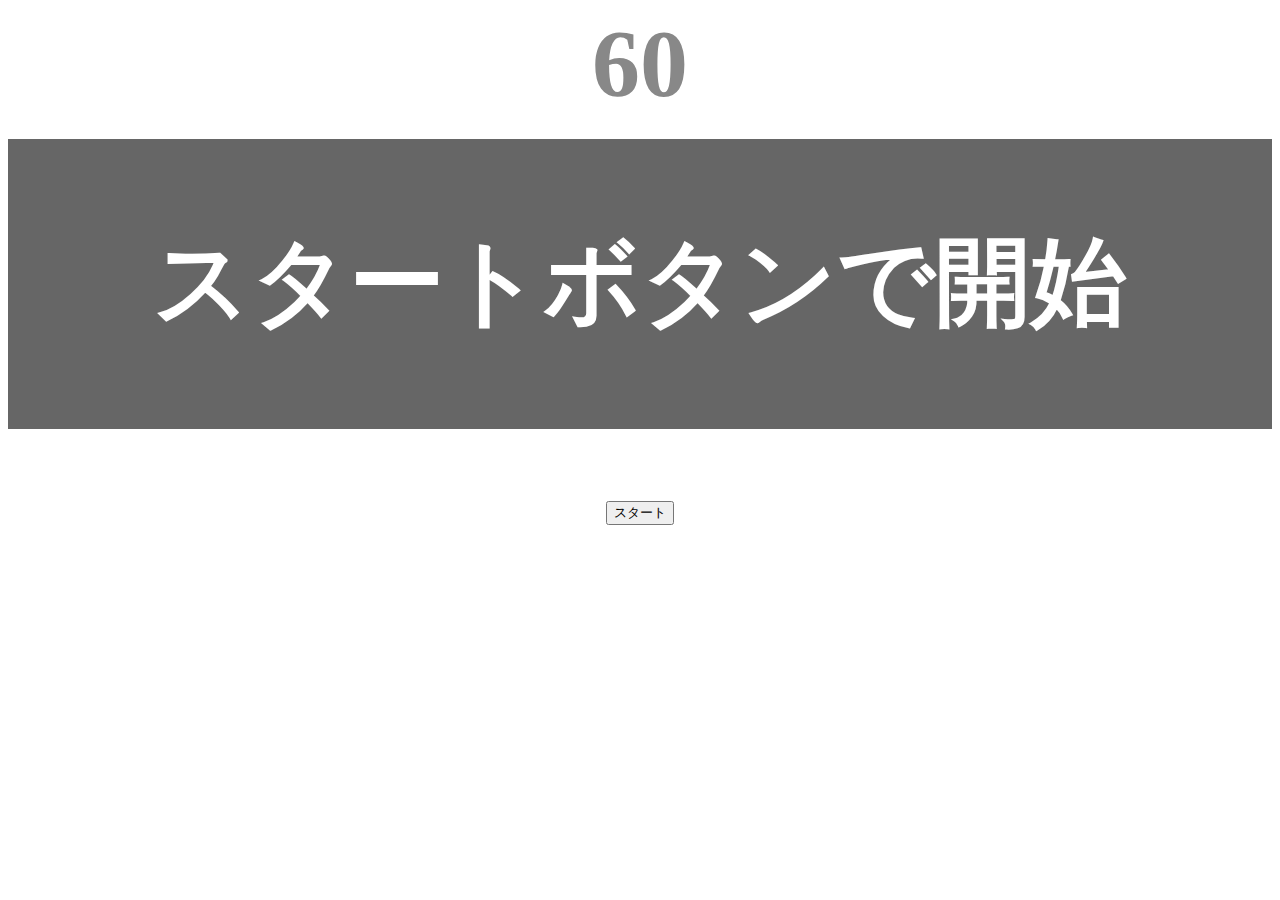
<file: old/index.html>
<!DOCTYPE html>
<html lang="ja">
<head>
  <meta charset="UTF-8">
  <title>タイピングゲーム</title>
  <meta name="viewport" content="width=device-width, initial-scale=1.0">
  <meta name="description" content="【JavaScript応用編】簡易的なタイピングゲームです。">  
  <link rel="stylesheet" href="style.css">
</head>
<body>
  <p id="count" class="count">60</p>
  <div id="wrap" class="wrap">
    <span id="typed" class="typed"></span><span id="untyped"></span>
  </div>
  <button id="start">スタート</button>
  <script type="text/javascript" src="main.js"></script>
</body>
</html>
</file>
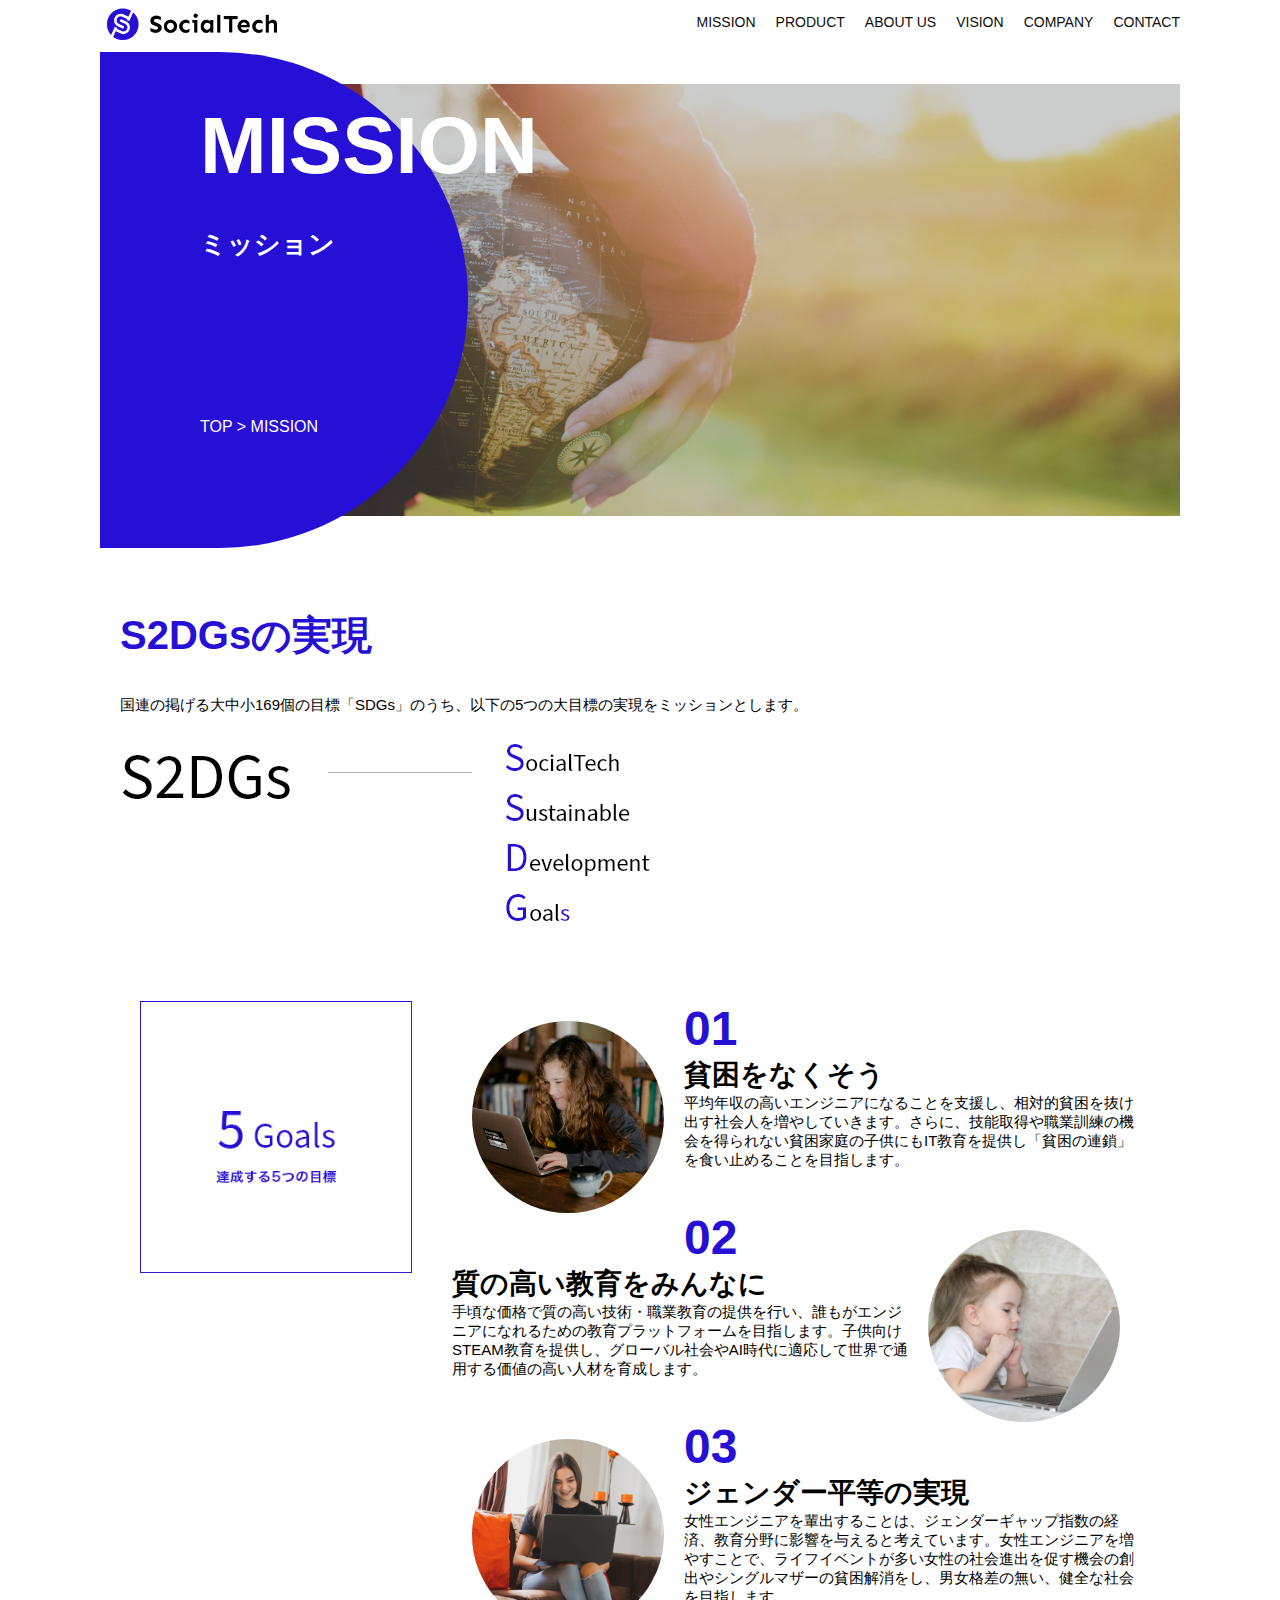
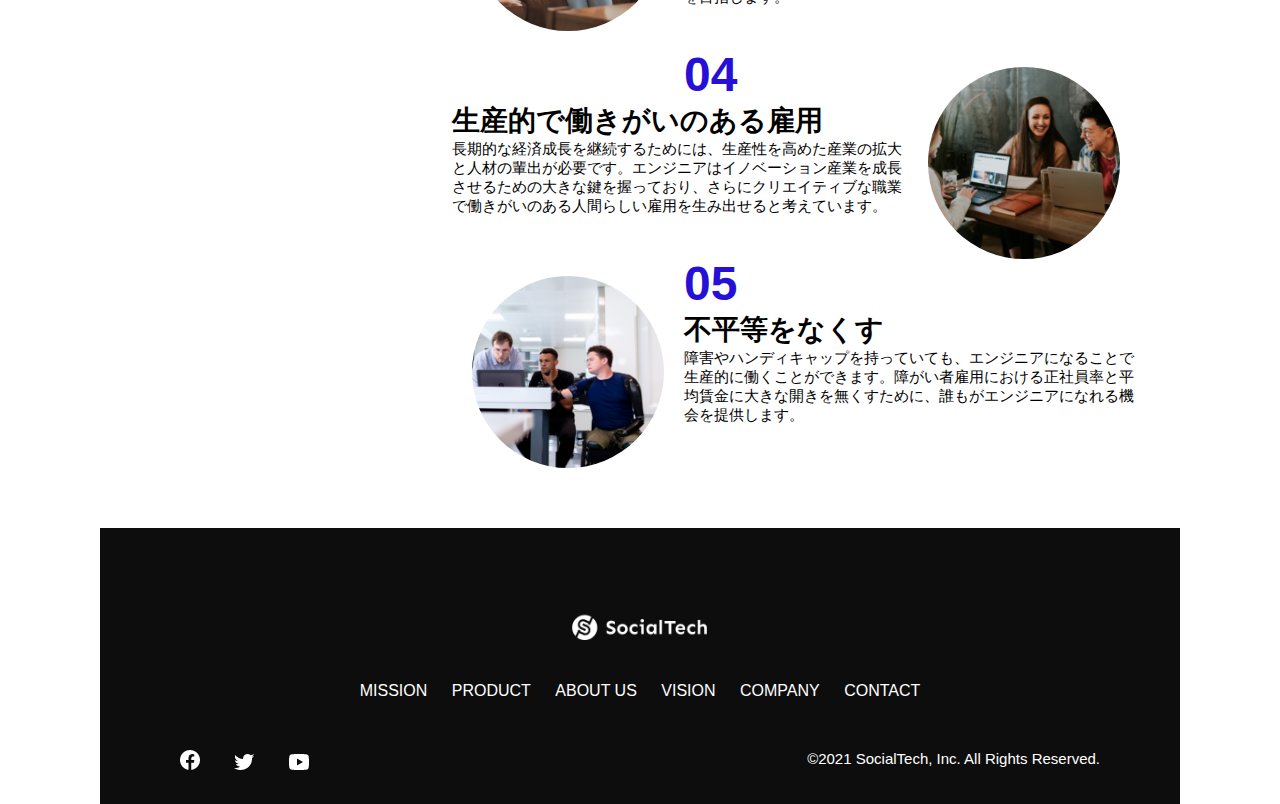
<file: mission.html>
<!DOCTYPE html>
<html>
<head>
  <title>SocialTech - MISSION ミッション</title>
  <meta charset="UTF-8">
  <meta name="description" content="SocialTechが目指す5つの目標（S2DGs）を紹介します">
  <meta name="viewport" content="width=device-width, initial-scale=1.0">
  <link rel="stylesheet" href="style.css">
</head>

<body>

  <header>
    <!-- ロゴ -->
    <a href="index.html" id="logo">
      <img src="images/logo.png" alt="トップページに戻る">
    </a>

    <!-- PC用ナビゲーション -->
    <nav id="nav-pc">
      <ul>
        <li><a href="mission.html">MISSION</a></li>
        <li><a href="product.html">PRODUCT</a></li>
        <li><a href="index.html#aboutus">ABOUT US</a></li>
        <li><a href="index.html#vision">VISION</a></li>
        <li><a href="index.html#company">COMPANY</a></li>
        <li><a href="index.html#contact">CONTACT</a></li>
      </ul>
    </nav>

    <!-- スマホ用メニューボタン -->
    <button id="menu-sp" onclick="document.getElementById('nav-sp').style.display = 'block'">
      <img src="images/button-menu.png" alt="ナビゲーションを開く">
    </button>

    <!-- スマホ用ナビゲーション -->
    <div id="nav-sp">
      <button id="close" onclick="document.getElementById('nav-sp').style.display = 'none'">
        <img src="images/button-close.png" alt="ナビゲーションを閉じる">
      </button>

      <nav>
        <ul>
          <li>
            <a id="logo-sp" href="mission.html" onclick="document.getElementById('nav-sp').style.display = 'none'">MISSION</a>
          </li>
          <li><a id="logo-sp" href="product.html" onclick="document.getElementById('nav-sp').style.display = 'none'">PRODUCT</a></li>
          <li><a id="logo-sp" href="index.html#aboutus" onclick="document.getElementById('nav-sp').style.display = 'none'">ABOUT US</a></li>
          <li><a id="logo-sp" href="index.html#vision" onclick="document.getElementById('nav-sp').style.display = 'none'">VISION</a></li>
          <li><a id="logo-sp" href="index.html#company" onclick="document.getElementById('nav-sp').style.display = 'none'">COMPANY</a></li>
          <li><a id="logo-sp" href="index.html#contact" onclick="document.getElementById('nav-sp').style.display = 'none'">CONTACT</a></li>          
        </ul>
      </nav>
      <div id="sns">
        <a href="https://www.facebook.com/sejuku2013">
          <img src="images/button-facebook.png" alt="Facebookのリンク">
        </a>
        <a href="https://twitter.com/samuraijuku">
          <img src="images/button-twitter.png" alt="Twitterのリンク">
        </a>
        <a href="https://www.youtube.com/channel/UCCFOQO5aDK0xXam4cUQXT8g">
          <img src="images/button-youtube.png" alt="YouTubeのリンク">
        </a>
      </div>
    </div>
  </header>

  <main>
    <article>      
      <section id="mission-main">
        <div class="mission-main-inner">
          <div id="mission-title">
            <h1>MISSION<br><span>ミッション</span></h1>
            <p>TOP > MISSION</p>
          </div>
        </div>
      </section>

      <section id="mission-s2dgs">
        <h2 class="mission-h2">S2DGsの実現</h2>
        <p>国連の掲げる大中小169個の目標「SDGs」のうち、以下の5つの大目標の実現をミッションとします。</p>
        <img src="images/mission/mission-s2dgs.png" alt="S2DGs">
      </section>

      <section id="mission-five-goals">
        <div class="five-goals-image">
          <img src="images/mission/mission-5goals.png" alt="5Goals">
        </div>
        <div class="five-goals-read">
          <div>
            <img class="fivegoals-image-left" src="images/mission/mission-5goals01.png" alt="PCを操作する女の子">
            <span class="fivegoals-number">01</span>
            <h3 class="fivegoals-h3">貧困をなくそう</h3>
            <p class="fivegoals-p">平均年収の高いエンジニアになることを支援し、相対的貧困を抜け出す社会人を増やしていきます。さらに、技能取得や職業訓練の機会を得られない貧困家庭の子供にもIT教育を提供し「貧困の連鎖」を食い止めることを目指します。</p>
          </div>
          <div>
            <img class="fivegoals-image-right" src="images/mission/mission-5goals02.png" alt="PCを見つめる小さい女の子">
            <span class="fivegoals-number">02</span>
            <h3 class="fivegoals-h3">質の高い教育をみんなに</h3>
            <p class="fivegoals-p">手頃な価格で質の高い技術・職業教育の提供を行い、誰もがエンジニアになれるための教育プラットフォームを目指します。子供向けSTEAM教育を提供し、グローバル社会やAI時代に適応して世界で通用する価値の高い人材を育成します。</p>
          </div>
          <div>
            <img class="fivegoals-image-left" src="images/mission/mission-5goals03.png" alt="PCを操作する女性">
            <span class="fivegoals-number">03</span>
            <h3 class="fivegoals-h3">ジェンダー平等の実現</h3>
            <p class="fivegoals-p">女性エンジニアを輩出することは、ジェンダーギャップ指数の経済、教育分野に影響を与えると考えています。女性エンジニアを増やすことで、ライフイベントが多い女性の社会進出を促す機会の創出やシングルマザーの貧困解消をし、男女格差の無い、健全な社会を目指します。</p>
          </div>
          <div>
            <img class="fivegoals-image-right" src="images/mission/mission-5goals04.png" alt="笑顔で話し合う3人の男女">
            <span class="fivegoals-number">04</span>
            <h3 class="fivegoals-h3">生産的で働きがいのある雇用</h3>
            <p class="fivegoals-p">長期的な経済成長を継続するためには、生産性を高めた産業の拡大と人材の輩出が必要です。エンジニアはイノベーション産業を成長させるための大きな鍵を握っており、さらにクリエイティブな職業で働きがいのある人間らしい雇用を生み出せると考えています。</p>
          </div>
          <div>
            <img class="fivegoals-image-left" src="images/mission/mission-5goals05.png" alt="障害を持つ男性が生き生きと働く様子">
            <span class="fivegoals-number">05</span>
            <h3 class="fivegoals-h3">不平等をなくす</h3>
            <p class="fivegoals-p">障害やハンディキャップを持っていても、エンジニアになることで生産的に働くことができます。障がい者雇用における正社員率と平均賃金に大きな開きを無くすために、誰もがエンジニアになれる機会を提供します。</p>
          </div>
        </div>

      </section>

    </article>
  </main>

  <footer>
    <div id="footer-logo">
      <img src="images/logo-sp.png" alt="SocialTech">
    </div>

    <div id="footer-link">
      <a href="mission.html">MISSION</a>
      <a href="product.html">PRODUCT</a>
      <a href="index.html#aboutus">ABOUT US</a>
      <a href="index.html#vision">VISION</a>
      <a href="index.html#company">COMPANY</a>
      <a href="index.html#contact">CONTACT</a>
    </div>
    <div id="sns-footer">
      <div class="sns-btns">
        <a href="https://www.facebook.com/sejuku2013"><img src="images/button-facebook.png" alt="Facebookのリンク"></a>
        <a href="https://twitter.com/samuraijuku"><img src="images/button-twitter.png" alt="Twitterのリンク"></a>
        <a href="https://www.youtube.com/channel/UCCFOQO5aDK0xXam4cUQXT8g"><img src="images/button-youtube.png" alt="YouTubeのリンク"></a>
      </div>
      <p id="copyright">&copy;2021 SocialTech, Inc. All Rights Reserved.</p>
    </div>
  </footer>

</body>
</html>
</file>
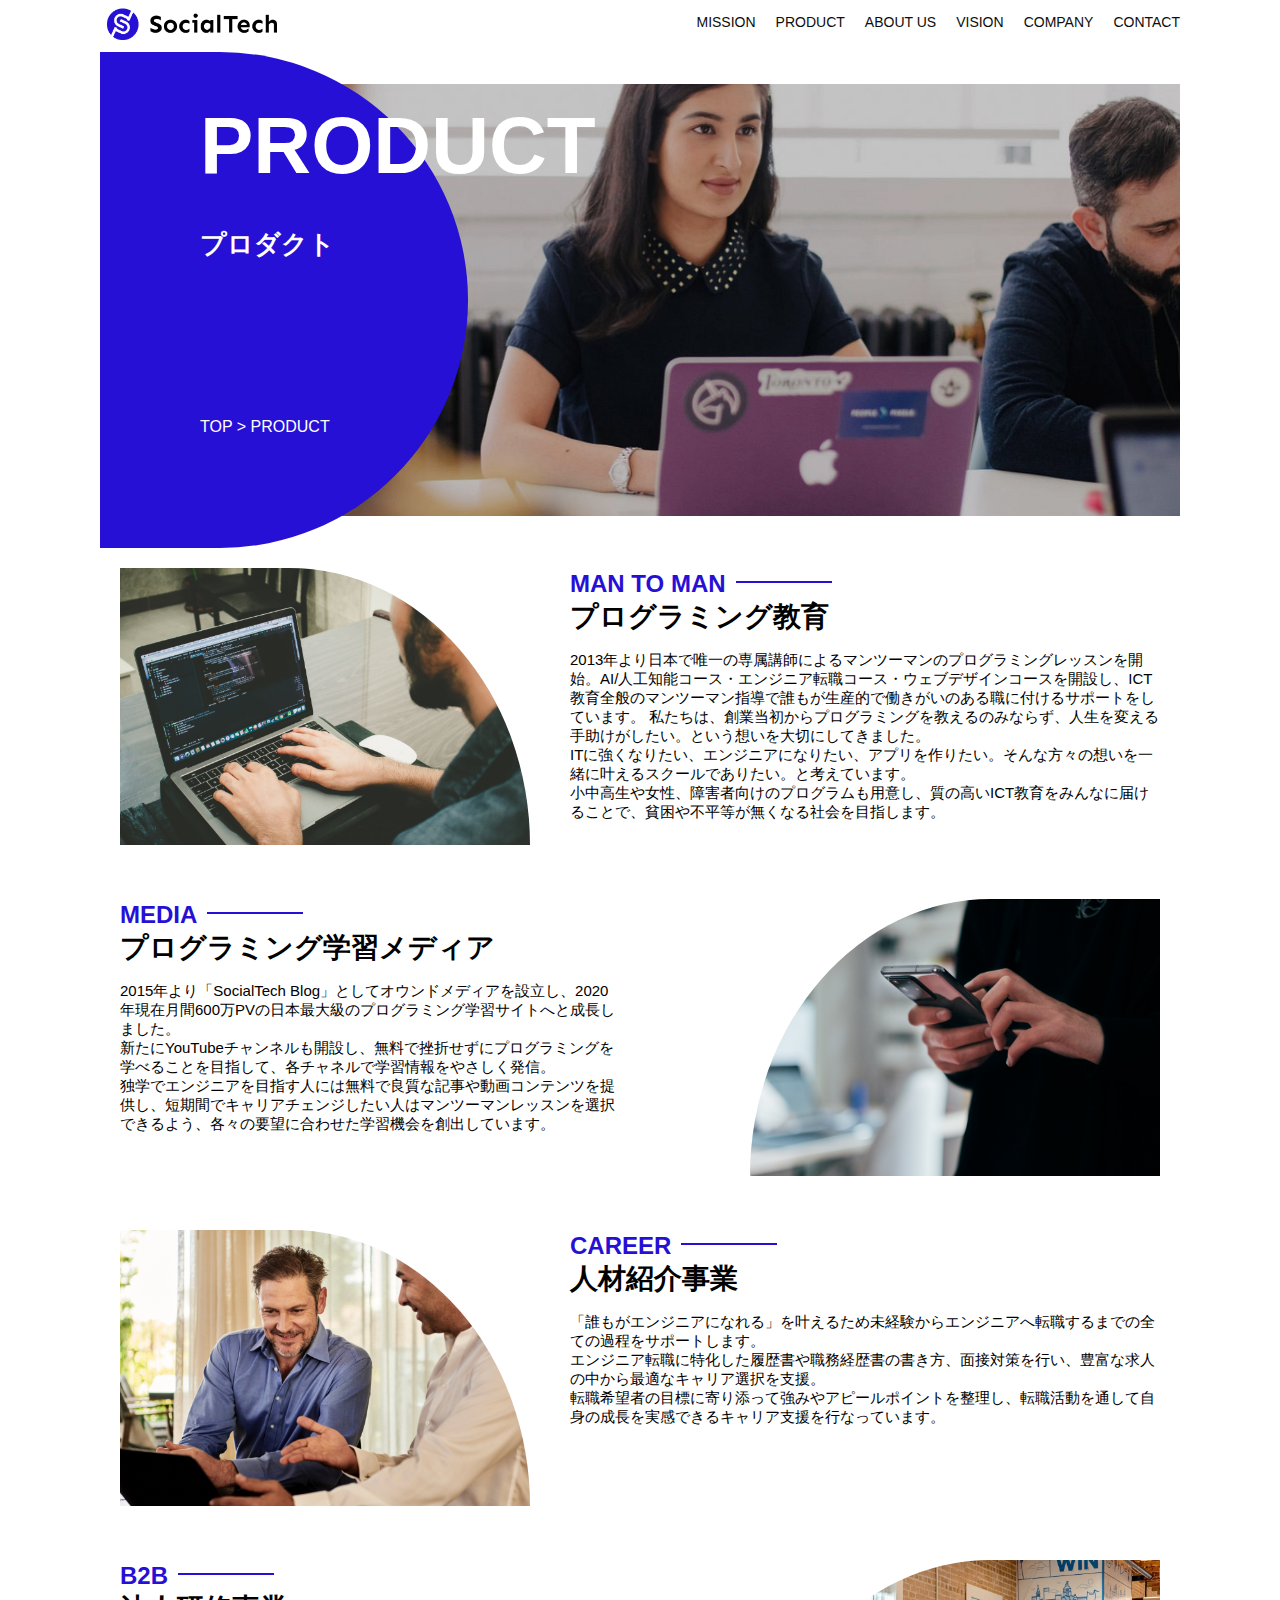
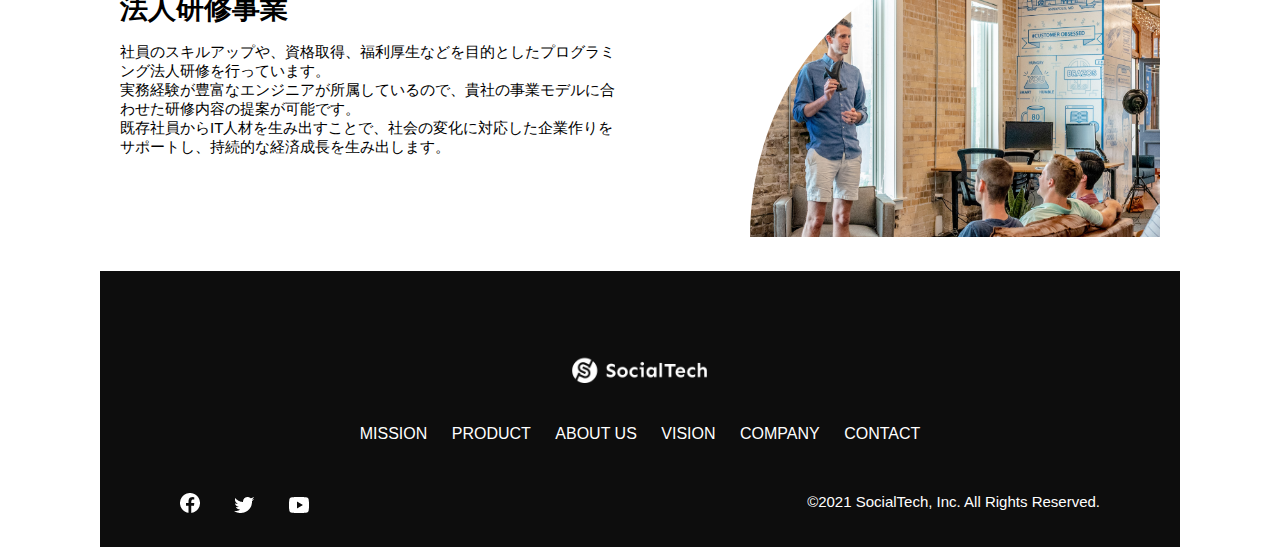
<file: product.html>
<!DOCTYPE html>
<html>
<head>
  <title>SocialTech -PRODUCT-</title>
  <meta charset="UTF-8">
  <meta name="description" content="SocialTechの4つのプロダクトを紹介します">
  <meta name="viewport" content="width=device-width, initial-scale=1.0">
  <link rel="stylesheet" href="style.css">
</head>

<body>
  <header>
    <!-- ロゴ -->
    <a href="index.html" id="logo">
      <img src="images/logo.png" alt="トップページに戻る">
    </a>

    <!-- PC用ナビゲーション -->
    <nav id="nav-pc">
      <ul>
        <li><a href="mission.html">MISSION</a></li>
        <li><a href="product.html">PRODUCT</a></li>
        <li><a href="index.html#aboutus">ABOUT US</a></li>
        <li><a href="index.html#vision">VISION</a></li>
        <li><a href="index.html#company">COMPANY</a></li>
        <li><a href="index.html#contact">CONTACT</a></li>
      </ul>
    </nav>

    <!-- スマホ用メニューボタン -->
    <button id="menu-sp" onclick="document.getElementById('nav-sp').style.display = 'block'">
      <img src="images/button-menu.png" alt="ナビゲーションを開く">
    </button>

    <!-- スマホ用ナビゲーション -->
    <div id="nav-sp">
      <button id="close" onclick="document.getElementById('nav-sp').style.display = 'none'">
        <img src="images/button-close.png" alt="ナビゲーションを閉じる">
      </button>

      <nav>
        <ul>
          <li>
            <a id="logo-sp" href="mission.html" onclick="document.getElementById('nav-sp').style.display = 'none'">MISSION</a>
          </li>
          <li><a id="logo-sp" href="product.html" onclick="document.getElementById('nav-sp').style.display = 'none'">PRODUCT</a></li>
          <li><a id="logo-sp" href="index.html#aboutus" onclick="document.getElementById('nav-sp').style.display = 'none'">ABOUT US</a></li>
          <li><a id="logo-sp" href="index.html#vision" onclick="document.getElementById('nav-sp').style.display = 'none'">VISION</a></li>
          <li><a id="logo-sp" href="index.html#company" onclick="document.getElementById('nav-sp').style.display = 'none'">COMPANY</a></li>
          <li><a id="logo-sp" href="index.html#contact" onclick="document.getElementById('nav-sp').style.display = 'none'">CONTACT</a></li>          
        </ul>
      </nav>
      <div id="sns">
        <a href="https://www.facebook.com/sejuku2013">
          <img src="images/button-facebook.png" alt="Facebookのリンク">
        </a>
        <a href="https://twitter.com/samuraijuku">
          <img src="images/button-twitter.png" alt="Twitterのリンク">
        </a>
        <a href="https://www.youtube.com/channel/UCCFOQO5aDK0xXam4cUQXT8g">
          <img src="images/button-youtube.png" alt="YouTubeのリンク">
        </a>
      </div>
    </div>
  </header>

  <main>
    <article>
      
      <section id="product-main">
        <div class="product-main-inner">
          <div id="product-title">
            <h1>PRODUCT<br><span>プロダクト</span></h1>
            <p>TOP > PRODUCT</p>
          </div>
        </div>
      </section>
      
      <section class="product-section product-section-left">
        <div class="product-section-img">
          <img src="images/product/product-mantoman.png" alt="PCでコードを書く男性">
        </div>
        <div class="product-read">
          <h2 class="product-h2">MAN TO MAN</h2>
          <h3 class="product-h3">プログラミング教育</h3>
          <p>
            2013年より日本で唯一の専属講師によるマンツーマンのプログラミングレッスンを開始。AI/人工知能コース・エンジニア転職コース・ウェブデザインコースを開設し、ICT教育全般のマンツーマン指導で誰もが生産的で働きがいのある職に付けるサポートをしています。 私たちは、創業当初からプログラミングを教えるのみならず、人生を変える手助けがしたい。という想いを大切にしてきました。<br>ITに強くなりたい、エンジニアになりたい、アプリを作りたい。そんな方々の想いを一緒に叶えるスクールでありたい。と考えています。<br>小中高生や女性、障害者向けのプログラムも用意し、質の高いICT教育をみんなに届けることで、貧困や不平等が無くなる社会を目指します。
          </p>
        </div>
      </section>

      <section class="product-section product-section-right">
        <div class="product-read">
          <h2 class="product-h2">MEDIA</h2>
          <h3 class="product-h3">プログラミング学習メディア</h3>
          <p>2015年より「SocialTech Blog」としてオウンドメディアを設立し、2020年現在月間600万PVの日本最大級のプログラミング学習サイトへと成長しました。<br>新たにYouTubeチャンネルも開設し、無料で挫折せずにプログラミングを学べることを目指して、各チャネルで学習情報をやさしく発信。<br>独学でエンジニアを目指す人には無料で良質な記事や動画コンテンツを提供し、短期間でキャリアチェンジしたい人はマンツーマンレッスンを選択できるよう、各々の要望に合わせた学習機会を創出しています。</p>
        </div>
        <div class="product-section-img">
          <img src="images/product/product-media.png" alt="スマートフォンを操作する人">
        </div>
      </section>

      <section class="product-section product-section-left">
        <div class="product-section-img">
          <img src="images/product/product-career.png" alt="笑顔で話し合う2人の男性">
        </div>
        <div class="product-read">
          <h2 class="product-h2">CAREER</h2>
          <h3 class="product-h3">人材紹介事業</h3>
          <p>「誰もがエンジニアになれる」を叶えるため未経験からエンジニアへ転職するまでの全ての過程をサポートします。<br>エンジニア転職に特化した履歴書や職務経歴書の書き方、面接対策を行い、豊富な求人の中から最適なキャリア選択を支援。<br>転職希望者の目標に寄り添って強みやアピールポイントを整理し、転職活動を通して自身の成長を実感できるキャリア支援を行なっています。<br></p>
        </div>
      </section>

      <section class="product-section product-section-right">
        <div class="product-read">
          <h2 class="product-h2">B2B</h2>
          <h3 class="product-h3">法人研修事業</h3>
          <p>社員のスキルアップや、資格取得、福利厚生などを目的としたプログラミング法人研修を行っています。<br>実務経験が豊富なエンジニアが所属しているので、貴社の事業モデルに合わせた研修内容の提案が可能です。<br>既存社員からIT人材を生み出すことで、社会の変化に対応した企業作りをサポートし、持続的な経済成長を生み出します。</p>
        </div>
        <div class="product-section-img">
          <img src="images/product/product-b2b.png" alt="講演中の男性とそれを聴く人々">
        </div>
      </section>

    </article>
  </main>

  <footer>
    <div id="footer-logo">
      <img src="images/logo-sp.png" alt="SocialTech">
    </div>

    <div id="footer-link">
      <a href="mission.html">MISSION</a>
      <a href="product.html">PRODUCT</a>
      <a href="index.html#aboutus">ABOUT US</a>
      <a href="index.html#vision">VISION</a>
      <a href="index.html#company">COMPANY</a>
      <a href="index.html#contact">CONTACT</a>
    </div>
    <div id="sns-footer">
      <div class="sns-btns">
        <a href="https://www.facebook.com/sejuku2013"><img src="images/button-facebook.png" alt="Facebookのリンク"></a>
        <a href="https://twitter.com/samuraijuku"><img src="images/button-twitter.png" alt="Twitterのリンク"></a>
        <a href="https://www.youtube.com/channel/UCCFOQO5aDK0xXam4cUQXT8g"><img src="images/button-youtube.png" alt="YouTubeのリンク"></a>
      </div>
      <p id="copyright">&copy;2021 SocialTech, Inc. All Rights Reserved.</p>
    </div>
  </footer>
  
</body>
</html>
</file>
<file: old/style.css>
body {
    font-size: 6em;
    text-align: center;
}

.count {
    margin: 0;
    font-weight: bold;
    color: #888;
}

.wrap {
    margin-top: 20px;
    padding: 80px 40px;
    background-color: #666;
    font-weight: bold;
    color: #fff;
}

.typed {
    color: lightgreen;
}

.mistyped {
    background-color: red;
}
</file>
<file: style.css>
/* PC、スマホ共通スタイル*/
* {
    box-sizing: border-box;
}

p {
    font-size: 15px;
}

body {
    max-width: 1080px;
    margin: 0 auto 0 auto;
    font-family: "Source Sans Pro", "Hiragino Kaku Gothic ProN", Meiryo, Arial, sans-serif;
}

/* PC用カルーセル設定 */
.carousel {
    margin: 0 20px;
}

.carouselImg {
    width: 100%;
}

header {
    display: flex;
    justify-content: space-between;
}

/* ナビゲーションのレイアウト */
#nav-pc {
    font-size: 14px;
}

#nav-pc ul {
    display: flex;
    padding-left: 0;
}

#nav-pc li {
    list-style: none;
}

/* ナビゲーションのリンクの装飾設定 */
#nav-pc a {
    text-decoration: none;
    margin-left: 20px;
    color: #0d0d0d;
}

#nav-pc a:hover {
    text-decoration: underline;
}

/* スマホ用ナビを非表示 */
#nav-sp,
#menu-sp {
display: none;
}

#main-visual {
    position: relative;
    height: 400px;
}

#main-message {
    position: absolute;
    top: 0;
    left: 0;
    background-color: #2710d5;
    color: #ffffff;
    border-radius: 0 0 476px 0;
    max-width: 620px;
    width: 100%;
    height: 100%;
    z-index: 11;
}

#main-message > h1 {
    font-size: 60px;
    margin: 100px 0 0 50px;
}

#main-message > p {
    font-size: 28px;
    margin: 0 0 0 50px;
}

#main-visual > img {
    max-width: 620px;
    border-radius: 476px 0 0 0;
    position: absolute;
    top: 0;
    right: 0;
    z-index: 10;
}

h2 {
    margin-top: 40px;
}

h2::after {
    content: url("images/line.png");
    margin-left: 10px;
}

h3 {
    font-size: 27px;
}

#mission {
    margin: 80px auto;
}

#mission-flex {
    display: flex;
}

#mission-flex > div {
    width: 50%;
    margin: 20px;
}

#mission-photo {
    width: 100%;
}

#s2dgs {
    margin-top: 50px;
    width: 100%;
}

/* プロダクト */
#product {
    background-color: #fafafa;
    margin: 80px 0;
    padding: 10px 40px 0px 40px;
}

#product .product-flex {
    margin-top: 40px;
    display: flex;
}

#product-left {
    width: 50%;
    margin-right: 20px;
}

#product-right {
    width: 50%;
    margin-left: 20px;
    margin-top: 80px;
}

#product-left > div {
    position: relative;
    height: 480px;
    margin-right: 20px;
}

#product-right > div {
    position: relative;
    height: 480px;
    margin-left: 20px;
}

.product-photo {
    width: 100%;
}

.product-explain {
    background-color: #ffffff;
    position: absolute;
    left: 0;
    bottom: 50px;
    margin: 0 40px;
    padding: 20px;
    box-shadow: 5px 5px 10px rgba(0, 0, 0, 0.05);
}

.product-explain > span {
    color: #2710d5;
    font-weight: bold;
    font-size: 16px;
    margin: 0;
}

.product-explain > h3 {
    margin: 5px 0;
}

.product-explain > p {
    font-size: 14px;
    margin: 0;
}

#product-more {
    text-align: center;
}

#product-more > a {
    position: relative;
    bottom: -42px;
}

/* ABOUT US */
#aboutus {
    margin:80px auto;
}

#aboutus > div {
    display: flex;
}

.culture-img {
    width: 50%;
    align-self: flex-start;
}

.culture-img2 {
    margin-top: 50px;
    width: 100%;
}

.culture-table {
    margin-right: 50px;
}

.culture-num {
    font-size: 80px;
    color: #2710d5;
    padding: 0 20px 0 0;
}

.culture-table th {
    text-align: left;
    font-size: 28px;
    font-weight: bold;
}

.culture-en {
    color: #2710d5;
    font-size: 24px;
}

.culture-description {
    margin: 0;
}

/* VISION */
#vision {
    margin: 80px auto;
}

#vision > div {
    display: flex;
    justify-content: space-between;
    flex-wrap: wrap;
}

.vision-box {
    width: 300px;
    height: 300px;
    margin-bottom: 30px;
    position: relative;
}

.vision-box > img {
    width: 100%;
    position: relative;
    z-index: 30;
}

.vision-box > div {
    position: absolute;
    top: 0;
    left: 0;
    z-index: 31;
    margin-right: 20px;
}

.vision-box > div > h4 {
    color: #2710d5;
    font-size: 19px;
    margin-top: 80px;
}

.vision-box > div > h4::first-letter {
    font-size: 40px;
}

.vision-box > div > h5 {
    font-size: 20px;
    margin: 0;
}

.vision-box > div > p {
    margin-top: 10px;
}

/* 会社概要 */
#company {
    margin: 80px auto;
}

#company-table {
    width: 100%;
}

.tableheader {
    text-align: left;
    padding: 20px;
    border-bottom-color: #2710d5;
    border-bottom-width: 1px;
    border-bottom-style: solid;
    width: 100px;
}

.tableheader-first {
    border-top-color: #2710d5;
    border-top-width: 1px;
    border-top-style: solid;
}

.cell {
    padding: 30px;
    border-bottom-color: #ececec;
    border-bottom-width: 1px;
    border-bottom-style: solid;
}

.cell-first {
    border-top-color: #ececec;
    border-top-width: 1px;
    border-top-style: solid;
}

#company > iframe {
    width: 100%;
    height: 368px;
    margin-top: 40px;
}

/* お問い合わせ */
#contact {
    margin: 80px auto;
}

#contact > form > div {
    display: flex;
    flex-direction: row;
    flex-wrap: wrap;
    padding-bottom: 30px;
}

.contact-heading {
    width: 240px;
    align-self: center;
}

.contact-label {
    font-weight: bold;
}

.contact-span {
    color: #ce2222;
    margin-left: 20px;
    font-weight: bold;
}

.contact-textbox {
    border-top: 0;
    border-left: 0;
    border-right: 0;
    border-bottom-width: 1px;
    border-bottom-color: #707070;
    border-bottom-style: solid;
    background-color: #fafafa;
    width: 400px;
    height: 56px;
}

.contact-textarea {
    border-top: 0;
    border-left: 0;
    border-right: 0;
    border-bottom-width: 1px;
    border-bottom-color: #707070;
    border-bottom-style: solid;
    background-color: #fafafa;
    width: 400px;
    height: 200px;
}

#contact dt {
    font-weight: bold;
}

#contact dd {
    margin: 0 0 16px 0;
}

#contact dd p {
    margin: 0;
}

#contact dd ul {
    padding-left: 0;
}

#contact dd li {
    margin-bottom: 0;
    list-style: none;
}

/* フッター */
footer {
    background-color: #0d0d0d;
    text-align: center;
    padding: 80px 80px 30px 80px;
}

#footer-logo {
    margin-bottom: 30px;
}

#footer-link {
    margin-bottom: 50px;
}

#footer-link > a {
    text-decoration: none;
    margin: 10px;
    color: #ffffff;
}

#footer-link > a:hover {
    text-decoration: underline;
}

#sns-footer {
    display: flex;
    justify-content: space-between;
    text-align: left;
}

#sns-footer a {
    margin-right: 30px;
}

#copyright {
    color: #ffffff;
    margin: 0;
}

/*====================
MISSIONページのスタイル
=====================*/
.mission-main-inner {
    background-image: url("images/mission/mission-main.png");
    background-repeat: no-repeat;
    background-position-y: center;
}

#mission-title {
    background-color: #2710d5;
    width: 368px;
    color: #ffffff;
    height: 496px;
    border-radius: 0 248px 248px 0;
    position: relative;
}

#mission-title h1 {
    position: absolute;
    top: 0;
    left: 100px;
    font-size: 80px;
    line-height: 1;
}

#mission-title h1 span {
    font-size: 26px;
}

#mission-title > p {
    position: absolute;
    top: 350px;
    left: 100px;
    font-size: 16px;
}

#mission-s2dgs {
    padding: 20px;
}

.mission-h2 {
    color: #2710d5;
    font-size: 40px;
}

.mission-h2::after {
    content: none;
}

#mission-five-goals {
    padding: 20px;
    display: flex;
}

#mission-five-goals .five-goals-image {
    width: 30%;
    padding: 20px;
}

#mission-five-goals .five-goals-image img {
    width: 100%;
}

#mission-five-goals .five-goals-read {
    width: 70%;
    padding: 20px;
}

#mission-five-goals .five-goals-read > div {
    margin-bottom: 40px;
}

.fivegoals-image-right {
    float: right;
    margin: 20px;
}

.fivegoals-image-left {
    float: left;
    margin: 20px;
}

.fivegoals-number {
    color: #2710d5;
    font-size: 48px;
    font-weight: bold;
    margin: 0;
}

.fivegoals-h3 {
    font-size: 28px;
    margin: 0;
}

.fivegoals-p {
    margin: 0;
}

/*====================
PRODUCTページのスタイル
=====================*/

.product-main-inner {
    background-image: url("images/product/product-main.png");
    background-repeat: no-repeat;
    background-position-y: center;
}
  
#product-title {
    background-color: #2710d5;
    width: 368px;
    color: #ffffff;
    height: 496px;
    border-radius: 0 248px 248px 0;
    position: relative;
}
  
#product-title h1 {
    position: absolute;
    top: 0;
    left: 100px;
    font-size: 80px;
    line-height: 1;
}
  
#product-title h1 span {
    font-size: 26px;
}
  
#product-title > p {
    position: absolute;
    top: 350px;
    left: 100px;
    font-size: 16px;
}

/* セクション */
.product-section {
    display: flex;
    padding: 20px 20px 0;
}
  
.product-section .product-section-img {
    width: 450px;
}
  
/* 左が画像のセクション*/
.product-section-left .product-section-img img {
    width: 100%;
    padding: 0 40px 30px 0;
    border-radius: 0 432px 0 0;
}
  
.product-section-left .product-read {
    width: 50%;
    flex-grow: 1;
}
  
.product-section-left .product-read p {
    margin-bottom: 0;
}
  
/* 右が画像のセクション*/
.product-section-right {
    justify-content: space-between;
}
  
.product-section-right .product-section-img img {
    width: 100%;
    padding: 0 0 30px 40px;
    border-radius: 432px 0 0 0;
}
  
.product-section-right .product-read {
    width: 500px;
}
  
.product-h2 {
    color: #2710d5;
    font-size: 24px;
    margin: 0;
}
  
.product-h3 {
    font-size: 28px;
    margin: 0;
}

/*====================
スマートフォン用のスタイル
=====================*/
@media screen and (max-width: 767px) {
    /* スマホ用カルーセル設定 */
    .carousel {
        margin: 0;
    }
    
    /* PC用ナビゲーション非表示 */
    #nav-pc {
        display: none;
    }

    /* ハンバーガーメニュー */
    #menu-sp {
        display: block;
        background-color: transparent;
        padding: 0;
        border: none;
        position: absolute;
        top: 0px;
        right: 0px;
    }

    /* スマホ用ナビゲーションの表示切替 */
    /* 初期状態、レイアウトと非表示設定 */
    #nav-sp {
        background-color: #2710d5;
        position: fixed;
        left: 0;
        top: 0;
        width: 100%;
        height: 100%;
        display: none;
        z-index: 100;
    }

    #close {
        position: absolute;
        top: 20px;
        right: 20px;
        background-color: transparent;
        border: none;
    }

    #nav-sp ul {
        padding: 0;
    }

    #nav-sp li {
        list-style: none;
    }

    #logo-sp {
        margin: 80px 0 30px 20px;
    }

    #nav-sp nav a {
        display: block;
        color: #ffffff;
    }

    #nav-sp nav a:hover {
        text-decoration: underline;
    }

    #nav-sp .menu {
        text-decoration: none;
        margin: 0 20px;
        height: 44px;
        font-size: 16px;
        background-image: url("images/arrow.png");
        background-repeat: no-repeat;
        background-position: right top;
    }

    #sns {
        position: absolute;
        bottom: 20px;
        left: 20px;
    }

    #sns > a {
        margin-right: 30px;
    }

    #main-visual {
        position: relative;
        height: 470px;
    }

    #main-visual > div {
        text-align: center;
        height: 280px;
    }

    #main-visual h1 {
        font-size: 28px;
        margin-top: 90px;
    }

    #main-visual > div > p {
        margin: 0;
        font-size: 15px;
    }

    #main-visual > img {
        width: 100%;
        border-radius: 476px 0 0 0;
        top: auto;
        bottom: 0;
    }

      /*見出し*/
    h2 {
        margin: 15px 0 15px 0;
    }
  
    h3 {
        font-size: 24px;
        margin: 10px 0 0 0;
    }

    #mission {
        margin: 20px 0;
        padding: 0 20px;
    }

    #mission-flex {
        flex-direction: column;
    }

    #mission-flex > div {
        width: 100%;
        margin: 0;
    }

    /* プロダクト */
    #product {
        margin: 0;
        padding: 10px 20px 0 20px;
    }
    
    /* 外枠 */
    #product .product-flex {
        flex-direction: column;
        margin-top: 0;
    }
    
    /* 左右のカラム　スマホでは縦並び */
    #product-left,
    #product-right {
        width: 100%;
        margin: 0;
    }

    /*  画像＋説明の枠 */
    #product-left > div,
    #product-right > div {
        height: auto;
        margin: 0;
    }
 
    /* 説明文の枠 */
    .product-explain {
        position: relative;
        margin: 0;
    }
 
    .product-explain > h3 {
        margin: 10px 0 10px 0;
        font-size: 24px;
    }
 
    /* もっと見るボタン */
    #product-more {
        text-align: left;
    }

    /* ABOUT US */
    #aboutus {
        margin: 80px 20px 80px 20px;
    }

    #aboutus > div {
        flex-direction: column;
    }

    .culture-table th {
        font-size: 16px;
    }

    .culture-table {
        margin-right: 0;
        padding-right: 20px;
        order: 2;
    }

    .culture-img {
        width: 100%;
        order: 1;
    }

    .culture-img2 {
        margin-top: 0;
    }

    .culture-num {
        padding: 0;
    }

    .culture-description {
        margin: 0;
    }

    /* ビジョン */
    #vision {
        margin: 80px 20px;
    }

    .vision-box > img {
        position: absolute;
        top: 0;
        left: 0;
    }

    .vision-box > div > h4 {
        margin: 60px 0 0 0;
    }

    /* 会社概要 */
    #company {
        margin: 0 20px;
    }

    #company > h3 {
        margin-bottom: 20px;
    }

    .tableheader {
        width: 50px;
    }

    .cell {
        padding: 20px;
    }

    #company > iframe {
        height: 240px;
    }

    /* お問い合わせ */
    #contact {
        margin: 80px 20px;
    }

    #contact > h3 {
        margin-bottom: 20px;
    }

    #contact > form > div {
        flex-direction: column;
        margin-bottom: 20px;
    }

    .contact-heading {
        align-self: auto;
        margin-bottom: 20px;
    }

    .contact-textbox {
        min-width: 300px;
        width: 100%;
    }

    .contact-textarea {
        height: 150px;
        width: 100%;
    }

    .radiobutton {
        margin-bottom: 20px;
    }

    /* フッター */
    footer {
        padding: 30px 20px 50px 20px;
        text-align: left;
    }

    #footer-link > a {
        margin: 0 20px 30px 0;
        display: block;
        background-image: url(images/arrow.png);
        background-repeat: no-repeat;
        background-position: right top;
    }

    #footer-link > a:hover {
        text-decoration: underline;
    }

    #sns-footer {
        flex-direction: column;
        justify-content: flex-start;
    }

    #copyright {
        font-size: 12px;
        margin-top: 30px;
    }

    /* mission.html用スタイル */
    /* ミッションのメインビジュアル */
    #mission-main {
        height: 256px;
        margin-top: 4%;
        position: relative;
    }

    .mission-main-inner {
        height: 80%;
        background-size: cover;
    }

    #mission-title {
        width: 136px;
        height: 256px;
        position: absolute;
        top: -10%;
    }

    #mission-title h1 {
        left: 20px;
        font-size: 40px;
    }

    #mission-title h1 span {
        font-size: 18px;
    }

    #mission-title > p {
        top: 180px;
        left: 20px;
        font-size: 13px;
    }

    /* ミッションページ　S2DGSの設定 */
    .mission-h2 {
        font-size: 38px;
        margin: 0px;
    }
    
    .mission-h2::after {
        content: none;
    }
    
    #mission-s2dgs > img {
        width: 100%;
    }

    /* ミッションページ　5つのゴールの設定 */
    #mission-five-goals {
        flex-direction: column;
    }
    
    #mission-five-goals > div {
        padding: 0;
    }
    
    #mission-five-goals .five-goals-image,
    #mission-five-goals .five-goals-read {
        width: 100%;
        padding: 0;
    }
    
    #mission-five-goals .five-goals-read > div {
        display: flex;
        flex-direction: column;
    }
    
    .fivegoals-image-right,
    .fivegoals-image-left {
        align-self: center;
    }

    /* プロダクトページ */
    #product-main {
        height: 256px;
        margin-top: 4%;
        position: relative;
    }

    .product-main-inner {
        height: 80%;
        background-size: cover;
    }

    #product-title {
        width: 136px;
        height: 256px;
        position: absolute;
        top: -10%;
    }
    
    #product-title h1 {
        left: 20px;
        font-size: 40px;
    }

    #product-title h1 span {
        font-size: 18px;
    }

    #product-title > p {
        top: 180px;
        left: 20px;
        font-size: 13px;
    }

    /* セクション */
    .product-section {
        flex-direction: column;
    }

    .product-section .product-section-img {
        width: 100%;
    }
  
    .product-section .product-section-img img {
        width: 100%;
        padding: 0;
    }

    /* 左が画像のセクション*/
    .product-section-left .product-section-img img {
        border-radius: 0 300px 0 0;
    }

    .product-section-left .product-read {
        width: 100%;
        flex-grow: 1;
    }

    /* 右が画像のセクション*/
    .product-section-right .product-section-img img {
        order: 1;
        border-radius: 300px 0 0 0;
    }

    .product-section-right .product-read {
        order: 2;
        width: 100%;
    }

}
</file>
